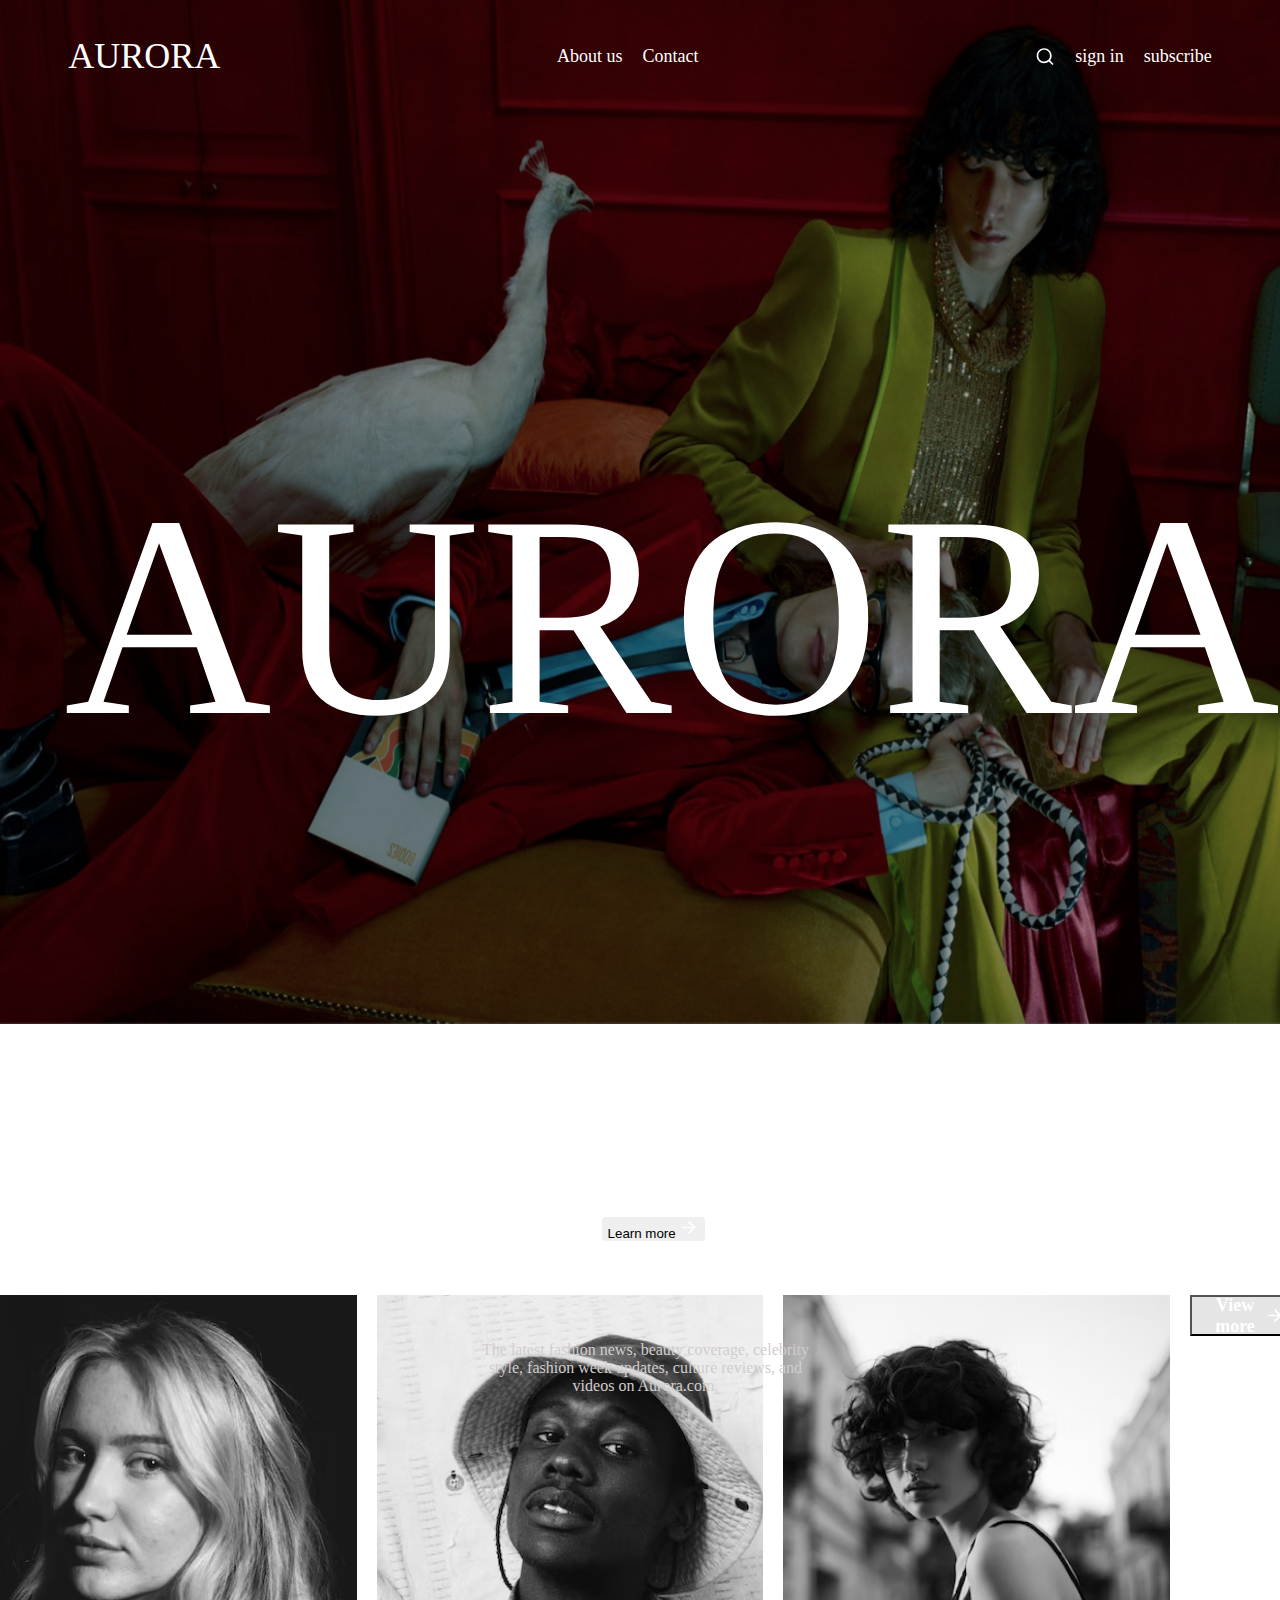
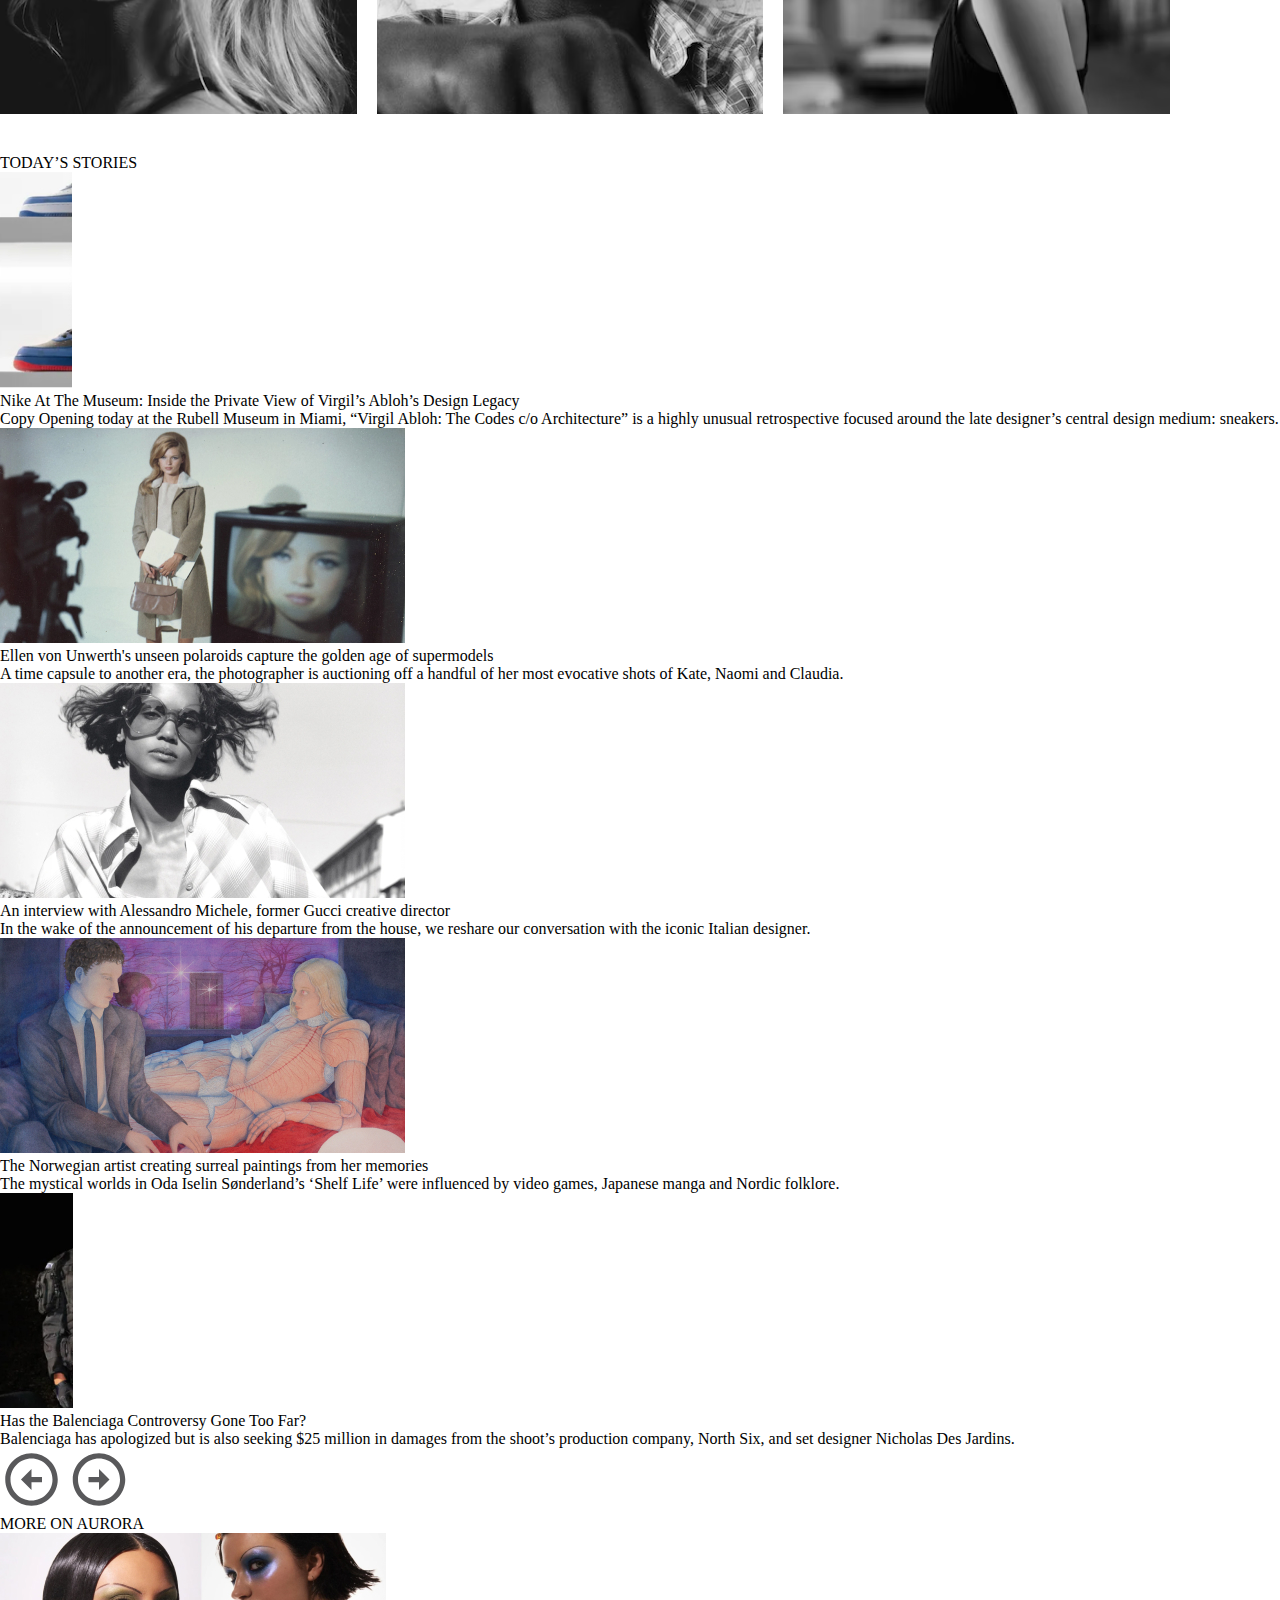
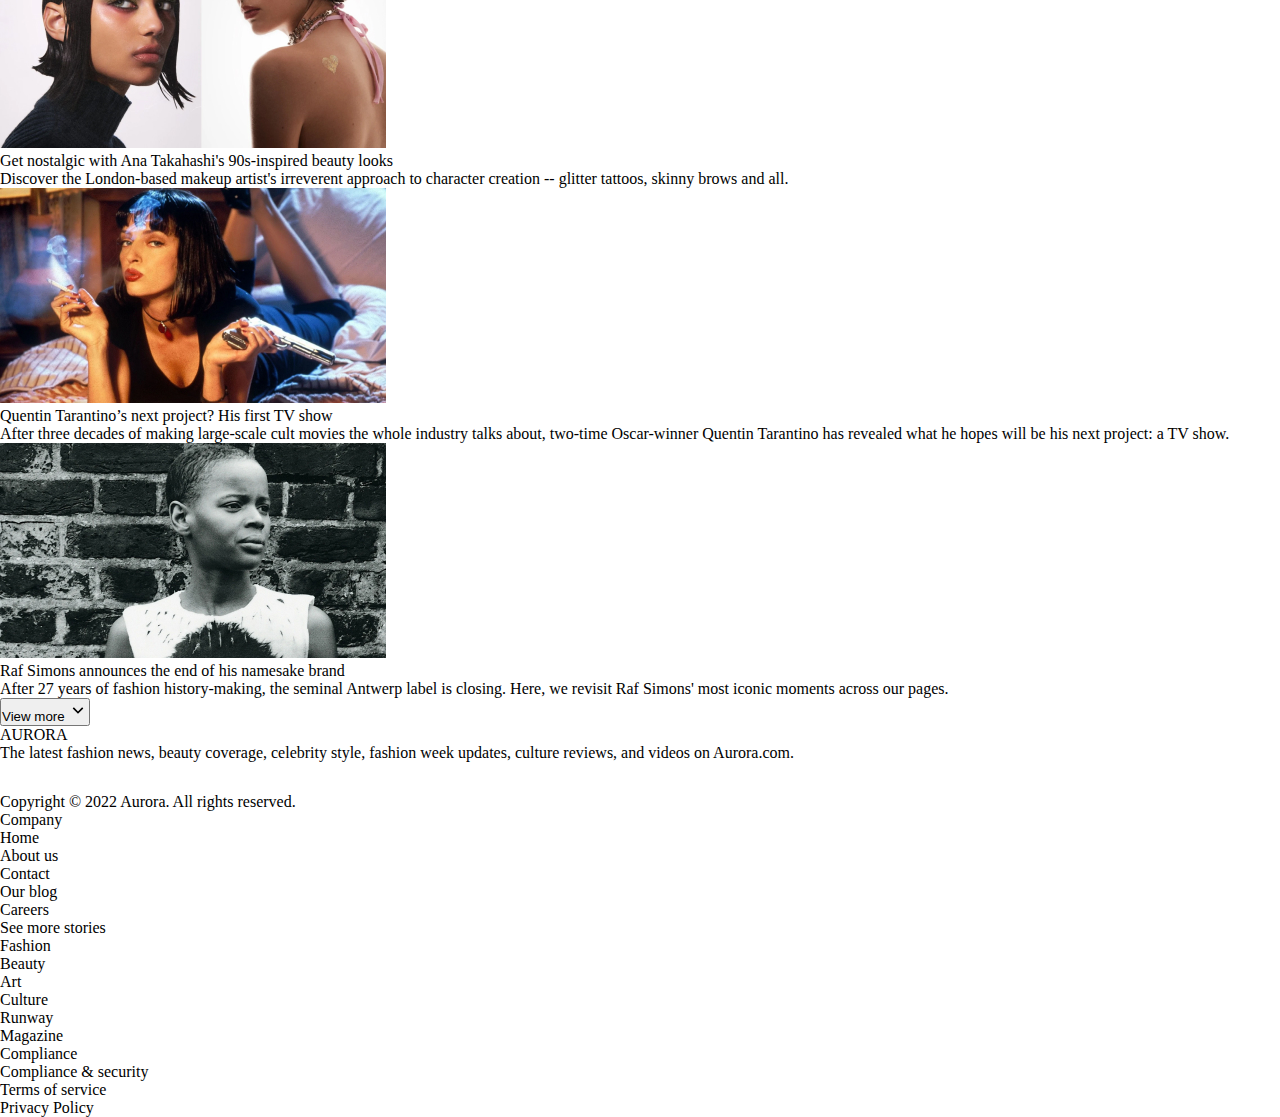
<file: index.html>
<!DOCTYPE html>
<html lang="en">
  <head>
    <meta charset="UTF-8" />
    <meta name="viewport" content="width=device-width, initial-scale=1.0" />
    <title>Aurora</title>
    <link rel="stylesheet" href="./styles.css" />
  </head>
  <body>
    <div class="header">
      <img
        class="head-pic"
        src="./photos/header-img.png"
        alt="photo of two models"
      />
      <nav class="nav-bar">
        <p class="title">AURORA</p>
        <div class="button-wrap">
          <a class="buttons" href="./about.html">About us</a>
          <a class="buttons" href="./contact.html">Contact</a>
        </div>
        <div class="button-wrap1">
          <img src="./icons/search.svg" alt="icon of search" />
          <a class="buttons" href="#">sign in</a>
          <a class="buttons" href="#">subscribe</a>
        </div>
      </nav>
      <div class="main-title">
        <p class="text">AURORA</p>
      </div>
      <div class="button-cont">
        <button class="button1">
          Learn more
          <img src="./icons/arrow 1.svg" alt="icon of arrow" />
        </button>
      </div>
      <div class="caption-cont">
        <p class="caption">
          The latest fashion news, beauty coverage, celebrity
          <br />style, fashion week updates, culture reviews, and<br />
          videos on Aurora.com.
        </p>
      </div>
    </div>
    <div class="team-container">
      <div class="caption-cont1">
        <h1 class="caption1">OUR TEAM</h1>
      </div>
      <div class="img-wrapper">
        <div class="card1">
          <img src="./photos/barbora.png" alt="pic of barbora" />
          <p class="card-name">Barbora Polednová</p>
          <p class="card-cap">EDITOR IN CHIEF</p>
        </div>
        <div class="card2">
          <img src="./photos/manny.png" alt="pic of manny" />
          <p class="card-name">Manny moreno</p>
          <p class="card-cap">PUBLISHER</p>
        </div>
        <div class="card3">
          <img src="./photos/darya.png" alt="pic of darya" />
          <p class="card-name">Darya Sythnyk</p>
          <p class="card-cap">HEAD OF EDITORIAL CONTENT</p>
        </div>
        <div class="button-cont1">
          <button class="button2">
            View more
            <img src="./icons/arrow 1.svg" alt="icon of arrow" />
          </button>
        </div>
      </div>
    </div>
   <div class="info-section">
     <p class="story-title">TODAY’S STORIES</p>
      <div class="info-card">
        <div class="info-card1">
          <img class="info-img" src="./photos/img1.jpg" alt="image 1" />
          <p class="info-title">
            Nike At The Museum: Inside the Private View of Virgil’s Abloh’s
            Design Legacy
          </p>
          <p class="info-cap">
            Copy Opening today at the Rubell Museum in Miami, “Virgil Abloh: The
            Codes c/o Architecture” is a highly unusual retrospective focused
            around the late designer’s central design medium: sneakers.
          </p>
        </div>
        <div class="info-card2">
          <img class="info-img" src="./photos/img2.jpg" alt=" image 2" />
          <p class="info-title">
            Ellen von Unwerth's unseen polaroids capture the golden age of
            supermodels
          </p>
          <p class="info-cap">
            A time capsule to another era, the photographer is auctioning off a
            handful of her most evocative shots of Kate, Naomi and Claudia.
          </p>
        </div>
        <div class="info-card2">
          <img class="info-img" src="./photos/img3.jpg" alt="image 3" />
          <div>
            <p class="info-title">
              An interview with Alessandro Michele, former Gucci creative
              director
            </p>
            <p class="info-cap">
              In the wake of the announcement of his departure from the house,
              we reshare our conversation with the iconic Italian designer.
            </p>
          </div>
        </div>
        <div class="info-card2">
          <img class="info-img" src="./photos/img4.jpg" alt="image 4" />
          <p class="info-title">
            The Norwegian artist creating surreal paintings from her memories
          </p>
          <p class="info-cap">
            The mystical worlds in Oda Iselin Sønderland’s ‘Shelf Life’ were
            influenced by video games, Japanese manga and Nordic folklore.
          </p>
        </div>
        <div class="info-card3">
          <img class="info-img" src="./photos/img5.jpg" alt="image 5" />
          <p class="info-title">Has the Balenciaga Controversy Gone Too Far?</p>
          <p class="info-cap">
            Balenciaga has apologized but is also seeking $25 million in damages
            from the shoot’s production company, North Six, and set designer
            Nicholas Des Jardins.
          </p>
        </div>
      </div>
     <div class="switcher-wrapper">
       <img src="./icons/arrowleft.svg" alt="icon of left sided arrow">
       <img src="./icons/arrowright.svg" alt="icon of right sided arrow">
     </div>
     <p class="story-title">
      MORE ON AURORA
     </p>
     <div class="card-cont">
      <div class="card6">
        <img src="./photos/img6.jpg" alt="image 6">
       <p class="card-title">Get nostalgic with Ana Takahashi's 90s-inspired beauty looks</p>
       <p class="card-caption">Discover the London-based makeup artist's irreverent approach to character creation -- glitter tattoos, skinny brows and all.</p>
      </div>
      <div class="card7">
        <img src="./photos/img7.jpg" alt="image 7">
        <p class="card-title">Quentin Tarantino’s next project? His first TV show</p>
        <p class="card-caption">After three decades of making large-scale cult movies the whole industry talks about, two-time Oscar-winner Quentin Tarantino has revealed what he hopes will be his next project: a TV show.</p>
      </div>
      <div class="card8">
        <img src="./photos/img8.jpg" alt=" image 8">
        <p class="card-title">Raf Simons announces the end of his namesake brand</p>
        <p class="card-caption">After 27 years of fashion history-making, the seminal Antwerp label is closing. Here, we revisit Raf Simons' most iconic moments across our pages.</p>
      </div>
      <div class="button-cont2">
        <button class="button3">
          View more
          <img src="./icons/arrow down.svg" alt="icon of arrow down sided" />
        </button>
      </div>
     </div>
     <div class="footer">
      <div class="footer-start">
        <p class="footer-title">AURORA</p>
        <p class="footer-cap">The latest fashion news, beauty coverage, celebrity style, fashion week updates, culture reviews, and videos on Aurora.com.</p>
        <div class="footer-contact">
           <img src="./icons/twitter.svg" alt="logo of twitter">
           <img src="./icons/instagram.svg" alt="logo of instagram">
           <img src="./icons/facebook.svg" alt="logo of facebook">
            <img src="./icons/youtube.svg" alt="logo of youtube">
        </div>
       
        <p class="footer-copyright">Copyright © 2022 Aurora. All rights reserved.</p>
      </div>
      <div class="footer-end">
        <div class="footer-info">
          <p class="footer-info-title">Company</p>
          <p class="footer-info-cap">Home</p>
          <p class="footer-info-cap">About us</p>
          <p class="footer-info-cap">Contact</p>
          <p class="footer-info-cap">Our blog</p>
          <p class="footer-info-cap">Careers</p>

        </div>
        <div class="footer-info">
          <p class="footer-info-title">See more stories</p>
          <p class="footer-info-cap">Fashion</p>
          <p class="footer-info-cap">Beauty</p>
          <p class="footer-info-cap">Art</p>
          <p class="footer-info-cap">Culture</p>
          <p class="footer-info-cap">Runway </p>
          <p class="footer-info-cap">Magazine</p>

        </div>
        <div class="footer-info">
          <p class="footer-info-title">Compliance</p>
          <p class="footer-info-cap">Compliance & security</p>
          <p class="footer-info-cap">Terms of service</p>
          <p class="footer-info-cap">Privacy Policy</p>

        </div>

      </div>
     </div>
    
  </body>
</html>
</file>
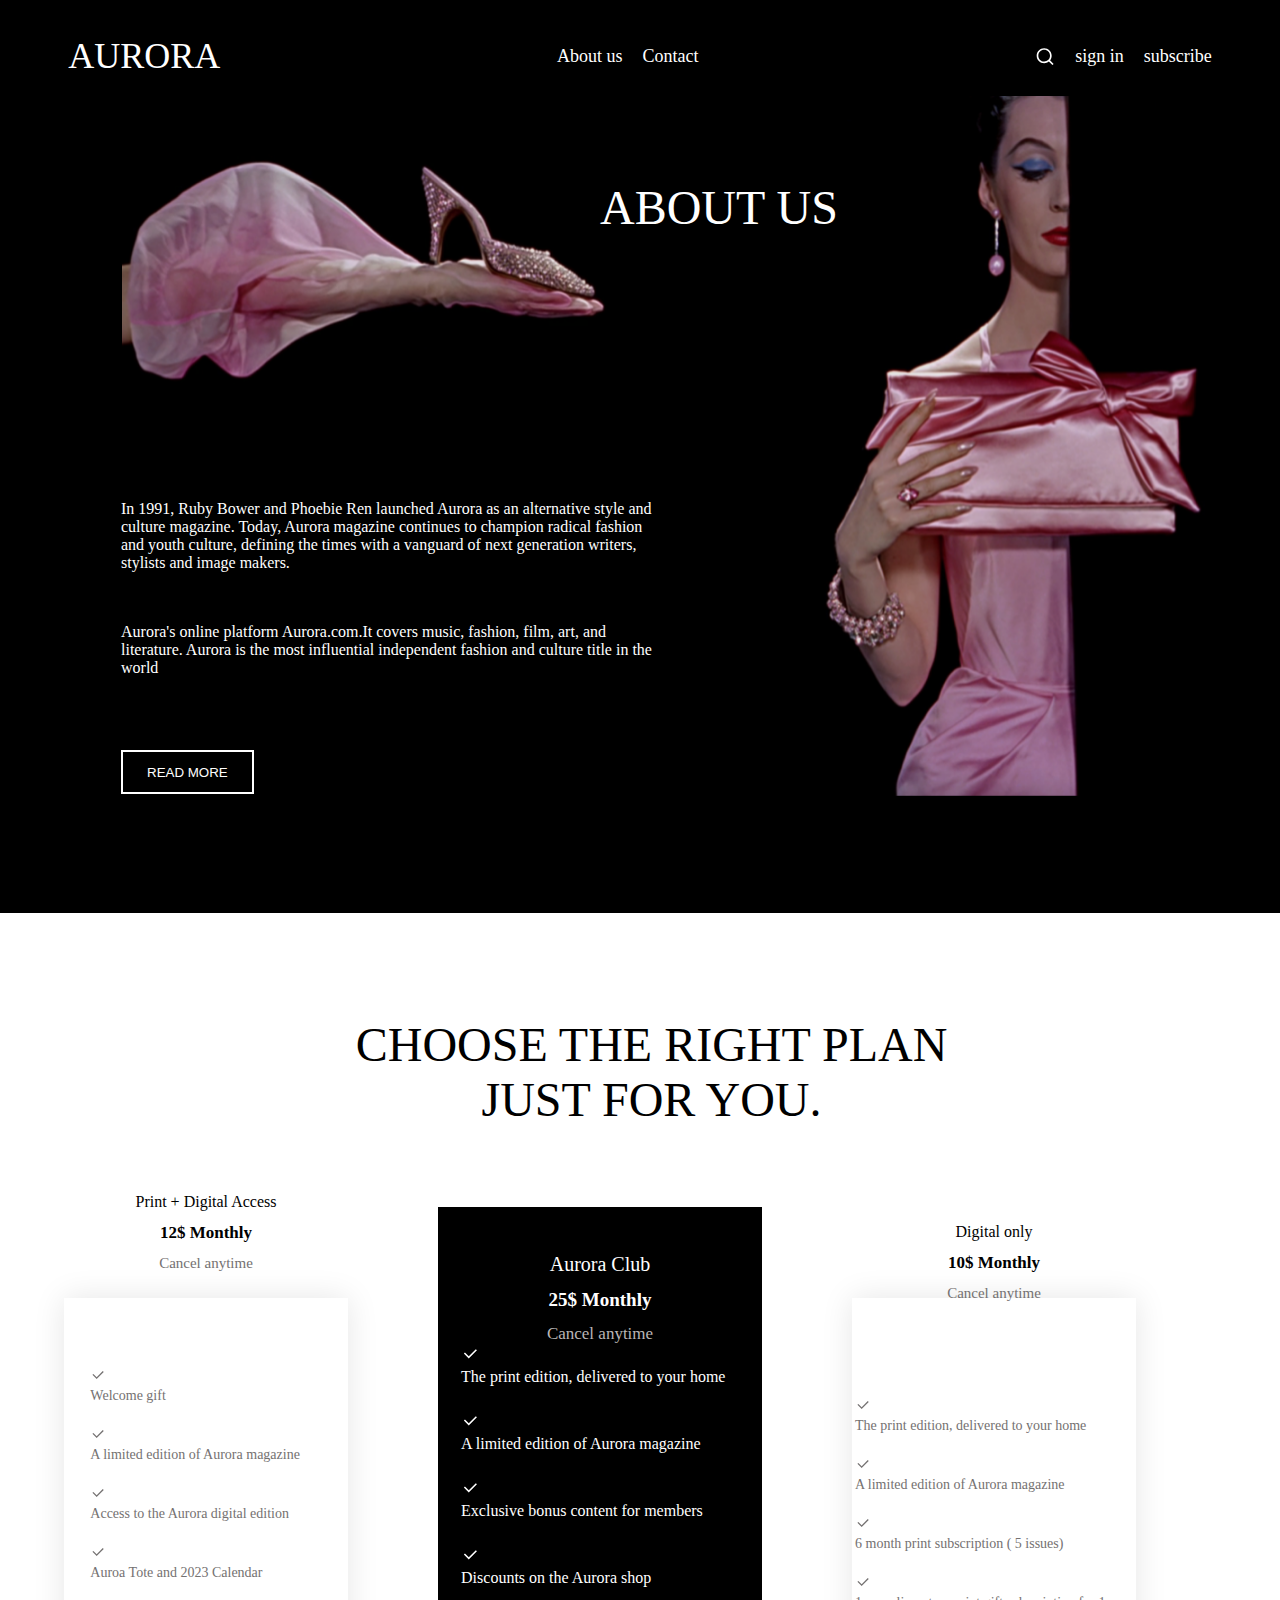
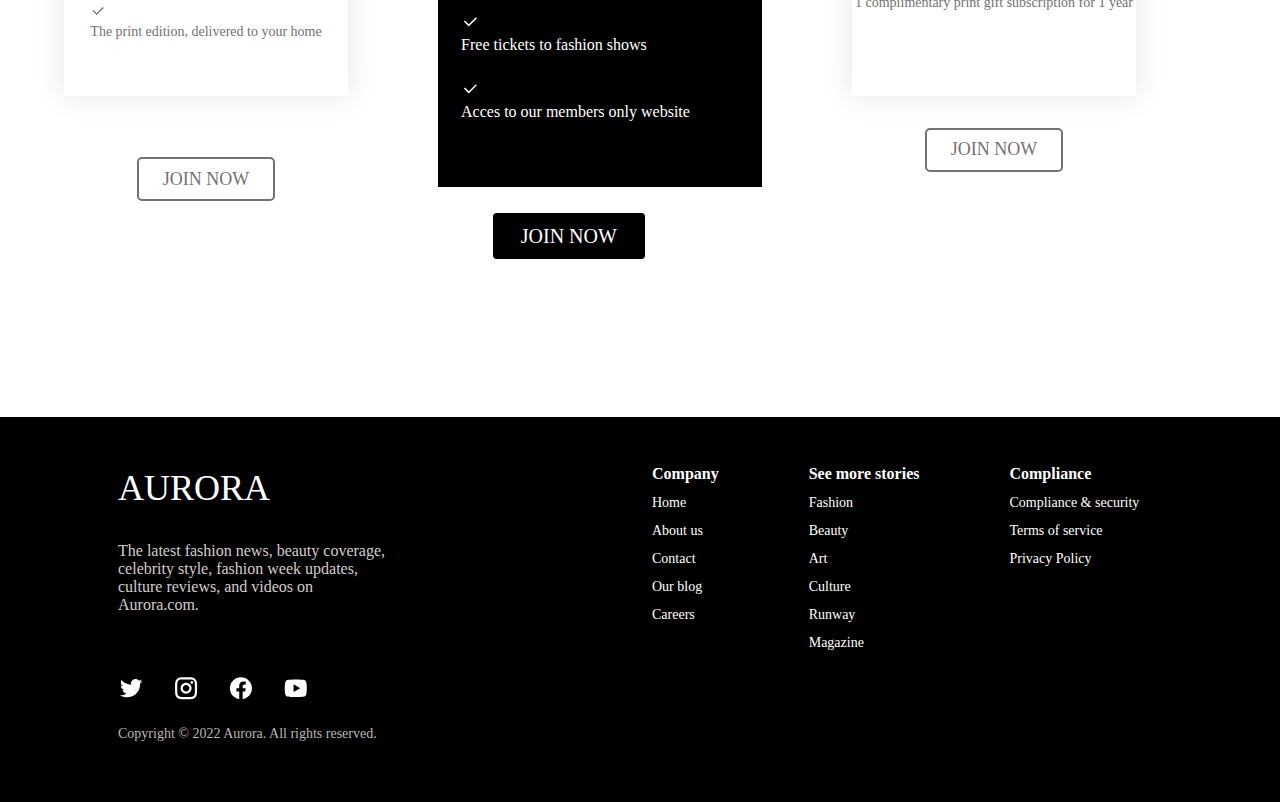
<file: about.html>
<!DOCTYPE html>
<html lang="en">
  <head>
    <meta charset="UTF-8" />
    <meta name="viewport" content="width=device-width, initial-scale=1.0" />
    <title>Aurora</title>
    <link rel="stylesheet" href="./styles2.css" />
  </head>
  <body>
    <div class="hero">
      <nav class="nav-bar">
        <p class="title">AURORA</p>
        <div class="button-wrap">
          <a class="buttons" href="./aboutus.html">About us</a>
          <a class="buttons" href="#">Contact</a>
        </div>
        <div class="button-wrap1">
          <img src="./icons/search.svg" alt="icon of search" />
          <a class="buttons" href="#">sign in</a>
          <a class="buttons" href="#">subscribe</a>
        </div>
      </nav>
      <img
        class="hero-pic"
        src="./photos/aboutusimg.png"
        alt="photo of women and shoe"
      />
      <p class="main-title">ABOUT US</p>
      <p class="hero-cap">
        In 1991, Ruby Bower and Phoebie Ren launched Aurora as an alternative
        style and culture magazine. Today, Aurora magazine continues to champion
        radical fashion and youth culture, defining the times with a vanguard of
        next generation writers, stylists and image makers.
      </p>
      <p class="hero-cap1">
        Aurora's online platform Aurora.com.It covers music, fashion, film, art,
        and literature. Aurora is the most influential independent fashion and
        culture title in the world
      </p>
      <button class="button">READ MORE</button>
    </div>
    <div class="info-container">
      <p class="info-title">CHOOSE THE RIGHT PLAN JUST FOR YOU.</p>
      <div class="info-wrapper">
        <div class="card1">
          <div class="card1-top">
            <p class="card1-title">Print + Digital Access</p>
            <p class="card1-price">12$ Monthly</p>
            <p class="card1-cancel">Cancel anytime</p>
          </div>
          <div class="card1-bottom">
            <img src="./icons/checkmark-black.svg" alt="checkmark-black" />
            <p class="card1-cap">Welcome gift</p>
            <img src="./icons/checkmark-black.svg" alt="checkmark-black" />
            <p class="card1-cap">A limited edition of Aurora magazine</p>
            <img src="./icons/checkmark-black.svg" alt="checkmark-black" />
            <p class="card1-cap">Access to the Aurora digital edition</p>
            <img src="./icons/checkmark-black.svg" alt="checkmark-black" />
            <p class="card1-cap">Auroa Tote and 2023 Calendar</p>
            <img src="./icons/checkmark-black.svg" alt="checkmark-black" />
            <p class="card1-cap">The print edition, delivered to your home</p>
          </div>
          <button class="card1-button">JOIN NOW</button>
        </div>
        <div class="card2">
          <div class="card2-top">
            <p class="card2-title">Aurora Club</p>
            <p class="card2-price">25$ Monthly</p>
            <p class="card2-cancel">Cancel anytime</p>
          </div>
          <div class="card2-bottom">
            <img src="./icons/checkmark-white.svg" alt="checkmark-white" />
            <p class="card2-cap">The print edition, delivered to your home</p>
            <img src="./icons/checkmark-white.svg" alt="checkmark-white" />
            <p class="card2-cap">A limited edition of Aurora magazine</p>
            <img src="./icons/checkmark-white.svg" alt="checkmark-white" />
            <p class="card2-cap">Exclusive bonus content for members</p>
            <img src="./icons/checkmark-white.svg" alt="checkmark-white" />
            <p class="card2-cap">Discounts on the Aurora shop</p>
            <img src="./icons/checkmark-white.svg" alt="checkmark-white" />
            <p class="card2-cap">Free tickets to fashion shows</p>
            <img src="./icons/checkmark-white.svg" alt="checkmark-white" />
            <p class="card2-cap">Acces to our members only website</p>
          </div>
          <button class="card2-button">JOIN NOW</button>
        </div>
        <div class="card1">
          <div class="card1-top">
            <p class="card1-title">Digital only</p>
            <p class="card1-price">10$ Monthly</p>
            <p class="card1-cancel">Cancel anytime</p>
          </div>
          <div class="card1-bottom">
            <img src="./icons/checkmark-black.svg" alt="checkmark-black" />
            <p class="card1-cap">The print edition, delivered to your home</p>
            <img src="./icons/checkmark-black.svg" alt="checkmark-black" />
            <p class="card1-cap">A limited edition of Aurora magazine</p>
            <img src="./icons/checkmark-black.svg" alt="checkmark-black" />
            <p class="card1-cap">6 month print subscription ( 5 issues)</p>
            <img src="./icons/checkmark-black.svg" alt="checkmark-black" />
            <p class="card1-cap">
              1 complimentary print gift subscription for 1 year
            </p>
          </div>
          <button class="card1-button">JOIN NOW</button>
        </div>
      </div>
    </div>
    <div class="footer">
      <div class="footer-start">
        <p class="footer-title">AURORA</p>
        <p class="footer-cap">
          The latest fashion news, beauty coverage, celebrity style, fashion
          week updates, culture reviews, and videos on Aurora.com.
        </p>
        <div class="footer-contact">
          <img src="./icons/twitter.svg" alt="logo of twitter" />
          <img src="./icons/instagram.svg" alt="logo of instagram" />
          <img src="./icons/facebook.svg" alt="logo of facebook" />
          <img src="./icons/youtube.svg" alt="logo of youtube" />
        </div>

        <p class="footer-copyright">
          Copyright © 2022 Aurora. All rights reserved.
        </p>
      </div>
      <div class="footer-end">
        <div class="footer-info">
          <p class="footer-info-title">Company</p>
          <p class="footer-info-cap">Home</p>
          <p class="footer-info-cap">About us</p>
          <p class="footer-info-cap">Contact</p>
          <p class="footer-info-cap">Our blog</p>
          <p class="footer-info-cap">Careers</p>
        </div>
        <div class="footer-info">
          <p class="footer-info-title">See more stories</p>
          <p class="footer-info-cap">Fashion</p>
          <p class="footer-info-cap">Beauty</p>
          <p class="footer-info-cap">Art</p>
          <p class="footer-info-cap">Culture</p>
          <p class="footer-info-cap">Runway</p>
          <p class="footer-info-cap">Magazine</p>
        </div>
        <div class="footer-info">
          <p class="footer-info-title">Compliance</p>
          <p class="footer-info-cap">Compliance & security</p>
          <p class="footer-info-cap">Terms of service</p>
          <p class="footer-info-cap">Privacy Policy</p>
        </div>
      </div>
    </div>
  </body>
</html>
</file>
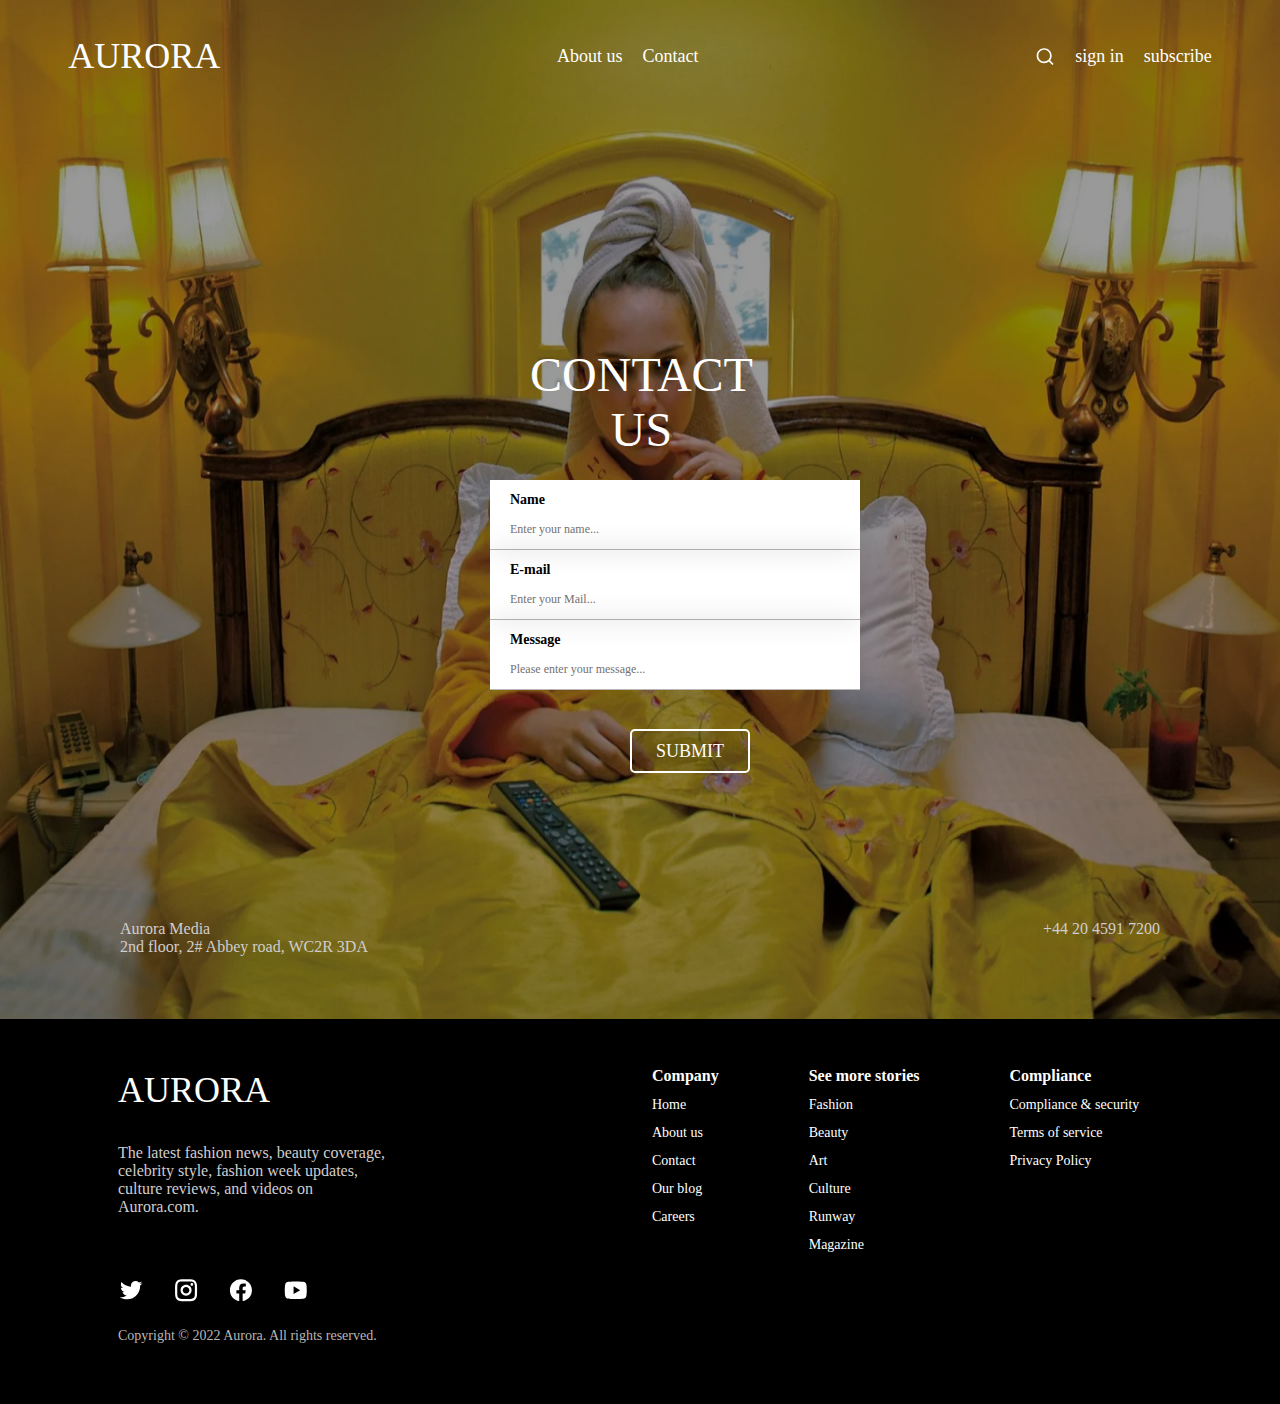
<file: contact.html>
<!DOCTYPE html>
<html lang="en">
  <head>
    <meta charset="UTF-8" />
    <meta name="viewport" content="width=device-width, initial-scale=1.0" />
    <title>Aurora</title>
    <link rel="stylesheet" href="./styles3.css" />
  </head>
  <body>
    <div class="header">
      <img
        class="header-pic"
        src="./photos/contact-head-photo.png"
        alt="photo of women"
      />
      <nav class="nav-bar">
        <p class="title">AURORA</p>
        <div class="button-wrap">
          <a class="buttons" href="./about.html">About us</a>
          <a class="buttons" href="./contact.html">Contact</a>
        </div>
        <div class="button-wrap1">
          <img src="./icons/search.svg" alt="icon of search" />
          <a class="buttons" href="#">sign in</a>
          <a class="buttons" href="#">subscribe</a>
        </div>
      </nav>
      <p class="main-title">CONTACT US</p>
      <div class="form-wrapper">
        <div class="form">
          <p class="name">Name</p>
          <p class="input">Enter your name...</p>
        </div>
        <div class="form">
          <p class="name">E-mail</p>
          <p class="input">Enter your Mail...</p>
        </div>
        <div class="form">
          <p class="name">Message</p>
          <p class="input">Please enter your message...</p>
        </div>
      </div>
      <button class="button">SUBMIT</button>
      <p class="bottom-info">
        Aurora Media <br />2nd floor, 2# Abbey road, WC2R 3DA
      </p>
      <p class="number">+44 20 4591 7200</p>
    </div>
    <div class="footer">
      <div class="footer-start">
        <p class="footer-title">AURORA</p>
        <p class="footer-cap">
          The latest fashion news, beauty coverage, celebrity style, fashion
          week updates, culture reviews, and videos on Aurora.com.
        </p>
        <div class="footer-contact">
          <img src="./icons/twitter.svg" alt="logo of twitter" />
          <img src="./icons/instagram.svg" alt="logo of instagram" />
          <img src="./icons/facebook.svg" alt="logo of facebook" />
          <img src="./icons/youtube.svg" alt="logo of youtube" />
        </div>

        <p class="footer-copyright">
          Copyright © 2022 Aurora. All rights reserved.
        </p>
      </div>
      <div class="footer-end">
        <div class="footer-info">
          <p class="footer-info-title">Company</p>
          <p class="footer-info-cap">Home</p>
          <p class="footer-info-cap">About us</p>
          <p class="footer-info-cap">Contact</p>
          <p class="footer-info-cap">Our blog</p>
          <p class="footer-info-cap">Careers</p>
        </div>
        <div class="footer-info">
          <p class="footer-info-title">See more stories</p>
          <p class="footer-info-cap">Fashion</p>
          <p class="footer-info-cap">Beauty</p>
          <p class="footer-info-cap">Art</p>
          <p class="footer-info-cap">Culture</p>
          <p class="footer-info-cap">Runway</p>
          <p class="footer-info-cap">Magazine</p>
        </div>
        <div class="footer-info">
          <p class="footer-info-title">Compliance</p>
          <p class="footer-info-cap">Compliance & security</p>
          <p class="footer-info-cap">Terms of service</p>
          <p class="footer-info-cap">Privacy Policy</p>
        </div>
      </div>
    </div>
  </body>
</html>
</file>
<file: styles.css>
* {
  margin: 0;
  padding: 0;
  box-sizing: border-box;
}
.head-pic {
  height: 1024px;
  width: 100%;
  position: relative;
}
.nav-bar {
  position: absolute;
  top: 35px;
  display: flex;
  justify-content: space-around;
  align-items: center;
  width: 100%;
  gap: 200px;
}
.title {
  color: white;
  font-size: 36px;
  font-weight: 400;
  font-family: vogue;
  font-style: normal;
  line-height: normal;
}
.buttons {
  color: white;
  font-family: Roboto;
  font-size: 18px;
  font-style: normal;
  font-weight: 300;
  line-height: normal;
  text-decoration: none;
}
.button-wrap {
  display: flex;
  align-items: center;
  gap: 20px;
}
.button-wrap1 {
  display: flex;
  align-items: center;
  gap: 20px;
}
.main-title {
  position: absolute;
  width: 100%px;
  height: 260px;
  top: 50%;
  left: 5%;
}
.text {
  color: white;
  font-family: Vogue;
  font-size: 288px;
  font-style: normal;
  font-weight: 400;
  line-height: normal;
}
.button1 {
  position: absolute;
  top: 135%;
  left: 600px;
  right: 573px;
  border-radius: 5px;
  border: 2px solid white;
}
.button2 {
  display: flex;
  height: 41px;
  padding: 18px 23px;
  justify-content: center;
  align-items: center;
  gap: 10px;
  background: rgba(2, 2, 2, 0.1);
  color: white;
  font-family: Roboto;
  font-size: 18px;
  font-style: normal;
  font-weight: 600;
  line-height: normal;
}
.caption-cont {
  position: absolute;
  left: 437px;
  right: 426px;
  top: 145%;
  display: flex;
  justify-content: center;
  margin: 36px;
}
.caption {
  color: #d2cdcd;
  font-family: Roboto;
  font-size: 16px;
  font-style: normal;
  font-weight: 400;
  line-height: normal;
  text-align: center;
}
.info-container {
  background-color: black;
  width: 100%;
  height: 1024px;
}
.caption1 {
  color: white;
  font-family: Vogue;
  font-size: 48px;
  font-style: normal;
  font-weight: 400;
  line-height: normal;
  margin: 106px;
}
.info-container {
}
.caption-cont1 {
  display: flex;
  justify-content: center;

}
.img-wrapper {
  display: flex;
  justify-content: center;
  width: auto 387px;
  height: auto 516px;
  gap:20px;
  color:white;
}
</file>
<file: styles2.css>
* {
  margin: 0;
  padding: 0;
  box-sizing: border-box;
}
.hero {
  width: 100%;
  height: 913px;
  background-color: black;
}
.nav-bar {
  position: absolute;
  top: 35px;
  display: flex;
  justify-content: space-around;
  align-items: center;
  width: 100%;
  gap: 200px;
}
.title {
  color: white;
  font-size: 36px;
  font-weight: 400;
  font-family: vogue;
  font-style: normal;
  line-height: normal;
}
.buttons {
  color: white;
  font-family: Roboto;
  font-size: 18px;
  font-style: normal;
  font-weight: 300;
  line-height: normal;
  text-decoration: none;
}
.button-wrap {
  display: flex;
  align-items: center;
  gap: 20px;
}
.button-wrap1 {
  display: flex;
  align-items: center;
  gap: 20px;
}
.hero-pic {
  margin: 96px 95px 116.23px 122px;
  width: 1100px;
  height: 700px;
  position: relative;
}
.main-title {
  position: absolute;
  top: 180px;
  left: 600px;
  right: 427px;
  color: white;
  font-family: Vogue;
  font-size: 48px;
  font-style: normal;
  font-weight: 400;
  line-height: normal;
}
.hero-cap {
  color: white;
  font-family: Roboto;
  font-size: 16px;
  font-style: normal;
  font-weight: 400;
  line-height: normal;
  width: 536px;
  padding-bottom: 35px;
  position: absolute;
  left: 121px;
  top: 500px;
}
.hero-cap1 {
  color: white;
  font-family: Roboto;
  font-size: 16px;
  font-style: normal;
  font-weight: 400;
  line-height: normal;
  width: 536px;
  padding-bottom: 35px;
  position: absolute;
  left: 121px;
  top: 623px;
}
.button {
  display: flex;
  height: 41px;
  padding: 20px 24px;
  justify-content: center;
  align-items: center;
  background-color: black;
  color: white;
  border: 2px solid white;
  position: absolute;
  left: 121px;
  top: 750px;
}
.info-container {
  width: 100%;
  height: 1000px;
}
.info-title {
  color: #000;
  text-align: center;
  font-family: Vogue;
  font-size: 48px;
  font-style: normal;
  font-weight: 400;
  line-height: normal;
  margin: 104px 350px;
  width: 603px;
  height: 86px;
}
.info-wrapper {
  display: flex;
  justify-content: center;
  align-items: center;
  gap: 90px;
  width: 1200px;
  height: 580px;
}
.card1 {
  box-shadow: 0px 0px 30px 0px rgba(0, 0, 0, 0.1);
  display: flex;
  width: 284px;
  height: 398px;
  flex-direction: column;
  justify-content: center;
  align-items: center;
  gap: 95px;
}
.card2 {
  background-color: black;
  padding: 46.154px 23.077px;
  justify-content: center;
  align-items: center;
  gap: 11.539px;
  width: 324px;
  height: 580px;
}
.card1-title {
  color: black;
  text-align: center;
  font-family: Vogue;
  font-size: 16px;
  font-style: normal;
  font-weight: 400;
  line-height: normal;
}
.card1-price {
  color: #000;
  text-align: center;
  font-family: Roboto;
  font-size: 17px;
  font-style: normal;
  font-weight: 600;
  line-height: normal;
  padding: 12px;
}
.card1-cancel {
  color: #747171;
  text-align: center;
  font-family: Roboto;
  font-size: 15px;
  font-style: normal;
  font-weight: 400;
  line-height: normal;
}
.card2-title {
  color: #fff;
  text-align: center;
  font-family: Vogue;
  font-size: 20px;
  font-style: normal;
  font-weight: 400;
  line-height: normal;
}
.card2-price {
  color: #fff;
  text-align: center;
  font-family: Roboto;
  font-size: 19px;
  font-style: normal;
  font-weight: 600;
  line-height: normal;
  padding: 13px;
}
.card2-cancel {
  color: #bab6b6;
  text-align: center;
  font-family: Roboto;
  font-size: 17px;
  font-style: normal;
  font-weight: 400;
  line-height: normal;
}
.card1-cap {
  color: #747171;
  font-family: Roboto;
  font-size: 14px;
  font-style: normal;
  font-weight: 400;
  line-height: normal;
  padding-bottom: 22px;
}
.card2-cap {
  color: #fff;
  font-family: Roboto;
  font-size: 16px;
  font-style: normal;
  font-weight: 400;
  line-height: normal;
  padding-bottom: 25px;
}
.card1-button {
  display: flex;
  height: 41px;
  padding: 20px 24px;
  flex-direction: column;
  justify-content: center;
  align-items: center;
  gap: 10px;
  background-color: white;
  color: #747171;
  font-family: Roboto;
  font-size: 18px;
  font-style: normal;
  font-weight: 500;
  line-height: normal;
  text-transform: uppercase;
  border-radius: 5px;
  border: 2px solid #747171;
}
.card2-button {
  display: flex;
  height: 47.308px;
  padding: 23.077px 27.692px;
  flex-direction: column;
  justify-content: center;
  align-items: center;
  gap: 11.539px;
  background-color: #000;
  color: #fff;
  font-family: Roboto;
  font-size: 20px;
  font-style: normal;
  font-weight: 500;
  line-height: normal;
  text-transform: uppercase;
  border-radius: 5.769px;
  border: 2.308px solid #fff;
  margin-top:65px;
  margin-left:30px;
}
.footer {
  width: 100%;
  height: 385px;
  background-color: black;
  color: white;
  position: relative;
  display: flex;
}

.footer-end {
  width: 507px;
  height: 187px;
  display: flex;
  gap: 90px;
  position: absolute;
  bottom: 150px;
  right: 121px;
  top: 48px;
}
.footer-contact {
  display: flex;
  width: 286px;
  position: absolute;
  left: 118px;
  bottom: 100px;
  gap: 27px;
}
.footer-title {
  font-family: Vogue;
  font-size: 36px;
  font-style: normal;
  font-weight: 400;
  line-height: normal;
  padding-top: 50px;
  padding-left: 118px;
}
.footer-cap {
  color: #d2cdcd;
  font-family: Roboto;
  font-size: 16px;
  font-style: normal;
  font-weight: 400;
  line-height: normal;
  width: 386px;
  height: 100px;
  padding-top: 33px;
  padding-left: 118px;
  padding-bottom: 60px;
}
.footer-copyright {
  color: #bab6b6;
  font-family: Roboto;
  font-size: 14px;
  font-style: normal;
  font-weight: 400;
  line-height: normal;
  position: absolute;
  left: 118px;
  bottom: 60px;
}
.footer-info-title {
  font-family: Roboto;
  font-size: 16px;
  font-style: normal;
  font-weight: 600;
  line-height: normal;
}
.footer-info-cap {
  font-family: Roboto;
  font-size: 14px;
  font-style: normal;
  font-weight: 400;
  line-height: normal;
  padding-top: 12px;
}
</file>
<file: styles3.css>
* {
  margin: 0;
  padding: 0;
  box-sizing: border-box;
}
.nav-bar {
  position: absolute;
  top: 35px;
  display: flex;
  justify-content: space-around;
  align-items: center;
  width: 100%;
  gap: 200px;
}
.title {
  color: white;
  font-size: 36px;
  font-weight: 400;
  font-family: vogue;
  font-style: normal;
  line-height: normal;
}
.buttons {
  color: white;
  font-family: Roboto;
  font-size: 18px;
  font-style: normal;
  font-weight: 300;
  line-height: normal;
  text-decoration: none;
}
.button-wrap {
  display: flex;
  align-items: center;
  gap: 20px;
}
.button-wrap1 {
  display: flex;
  align-items: center;
  gap: 20px;
}
.header-pic {
  width: 100%;
  height: 1020px;
  position: relative;
}
.main-title {
  position: absolute;
  left: 40%;
  right: 40%;
  top: 347px;
  bottom: 626px;
  color: #fff;
  font-family: Vogue;
  font-size: 48px;
  font-style: normal;
  font-weight: 400;
  line-height: normal;
  width: 259px;
  height: 43px;
  text-align: center;
}
.form-wrapper {
  background-color: white;
  width: 370px;
  height: 210px;
  position: absolute;
  left: 490px;
  top: 480px;
}
.form {
  padding: 12px 20px;
  align-items: flex-start;
  border-bottom: 1px solid #bab6b6;
  box-shadow: 0px 0px 30px 0px rgba(0, 0, 0, 0.1);
  width: 370px;
  height: 70px;
}
.name {
  color: #000;
  font-family: Roboto;
  font-size: 14px;
  font-style: normal;
  font-weight: 600;
  line-height: normal;
  padding-bottom:14px;
}
.input {
  color:  #747171;
  font-family: Roboto;
  font-size: 12px;
  font-style: normal;
  font-weight: 400;
  line-height: normal;
}
.button {
  position: absolute;
  left: 630px;
  right: 586px;
  top: 729px;
  display: flex;
  height: 41px;
  padding: 20px 24px;
  flex-direction: column;
  justify-content: center;
  align-items: center;
  gap: 10px;
  border-radius: 5px;
  border: 2px solid #fff;
  background: rgba(2, 2, 2, 0.1);
  color: #fff;
  font-family: Roboto;
  font-size: 18px;
  font-style: normal;
  font-weight: 500;
  line-height: normal;
  text-transform: uppercase;
  width: 120px;
  height: 21px;
}
.bottom-info {
  position: absolute;
  left: 120px;
  top: 920px;
  color: #d2cdcd;
  font-family: Roboto;
  font-size: 16px;
  font-style: normal;
  font-weight: 400;
  line-height: normal;
}
.number {
  position: absolute;
  right: 120px;
  top: 920px;
  color: #d2cdcd;
  font-family: Roboto;
  font-size: 16px;
  font-style: normal;
  font-weight: 400;
  line-height: normal;
}
.footer {
  width: 100%;
  height: 385px;
  background-color: black;
  color: white;
  position: relative;
  display: flex;
  margin-top: -5px;
}
.footer-end {
  width: 507px;
  height: 187px;
  display: flex;
  gap: 90px;
  position: absolute;
  bottom: 150px;
  right: 121px;
  top: 48px;
}
.footer-contact {
  display: flex;
  width: 286px;
  position: absolute;
  left: 118px;
  bottom: 100px;
  gap: 27px;
}
.footer-title {
  font-family: Vogue;
  font-size: 36px;
  font-style: normal;
  font-weight: 400;
  line-height: normal;
  padding-top: 50px;
  padding-left: 118px;
}
.footer-cap {
  color: #d2cdcd;
  font-family: Roboto;
  font-size: 16px;
  font-style: normal;
  font-weight: 400;
  line-height: normal;
  width: 386px;
  height: 100px;
  padding-top: 33px;
  padding-left: 118px;
  padding-bottom: 60px;
}
.footer-copyright {
  color: #bab6b6;
  font-family: Roboto;
  font-size: 14px;
  font-style: normal;
  font-weight: 400;
  line-height: normal;
  position: absolute;
  left: 118px;
  bottom: 60px;
}
.footer-info-title {
  font-family: Roboto;
  font-size: 16px;
  font-style: normal;
  font-weight: 600;
  line-height: normal;
}
.footer-info-cap {
  font-family: Roboto;
  font-size: 14px;
  font-style: normal;
  font-weight: 400;
  line-height: normal;
  padding-top: 12px;
}
</file>
